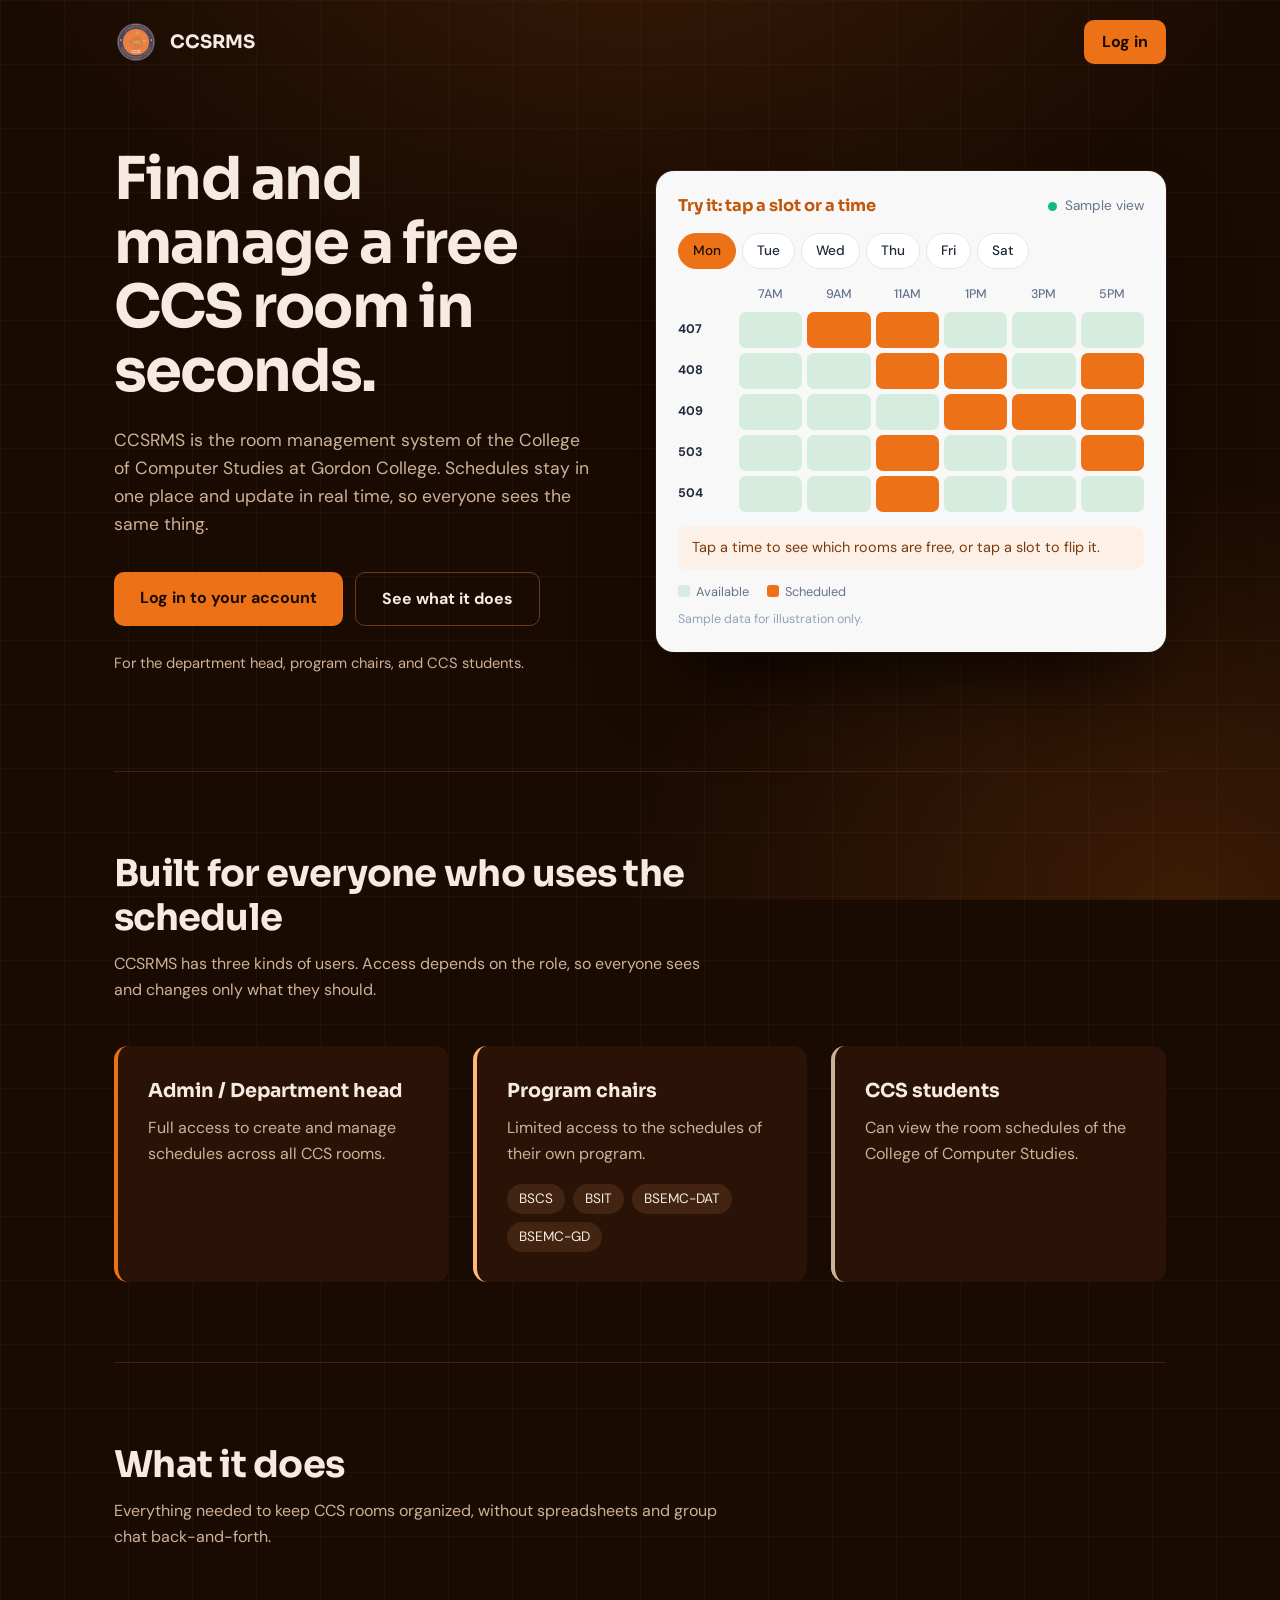
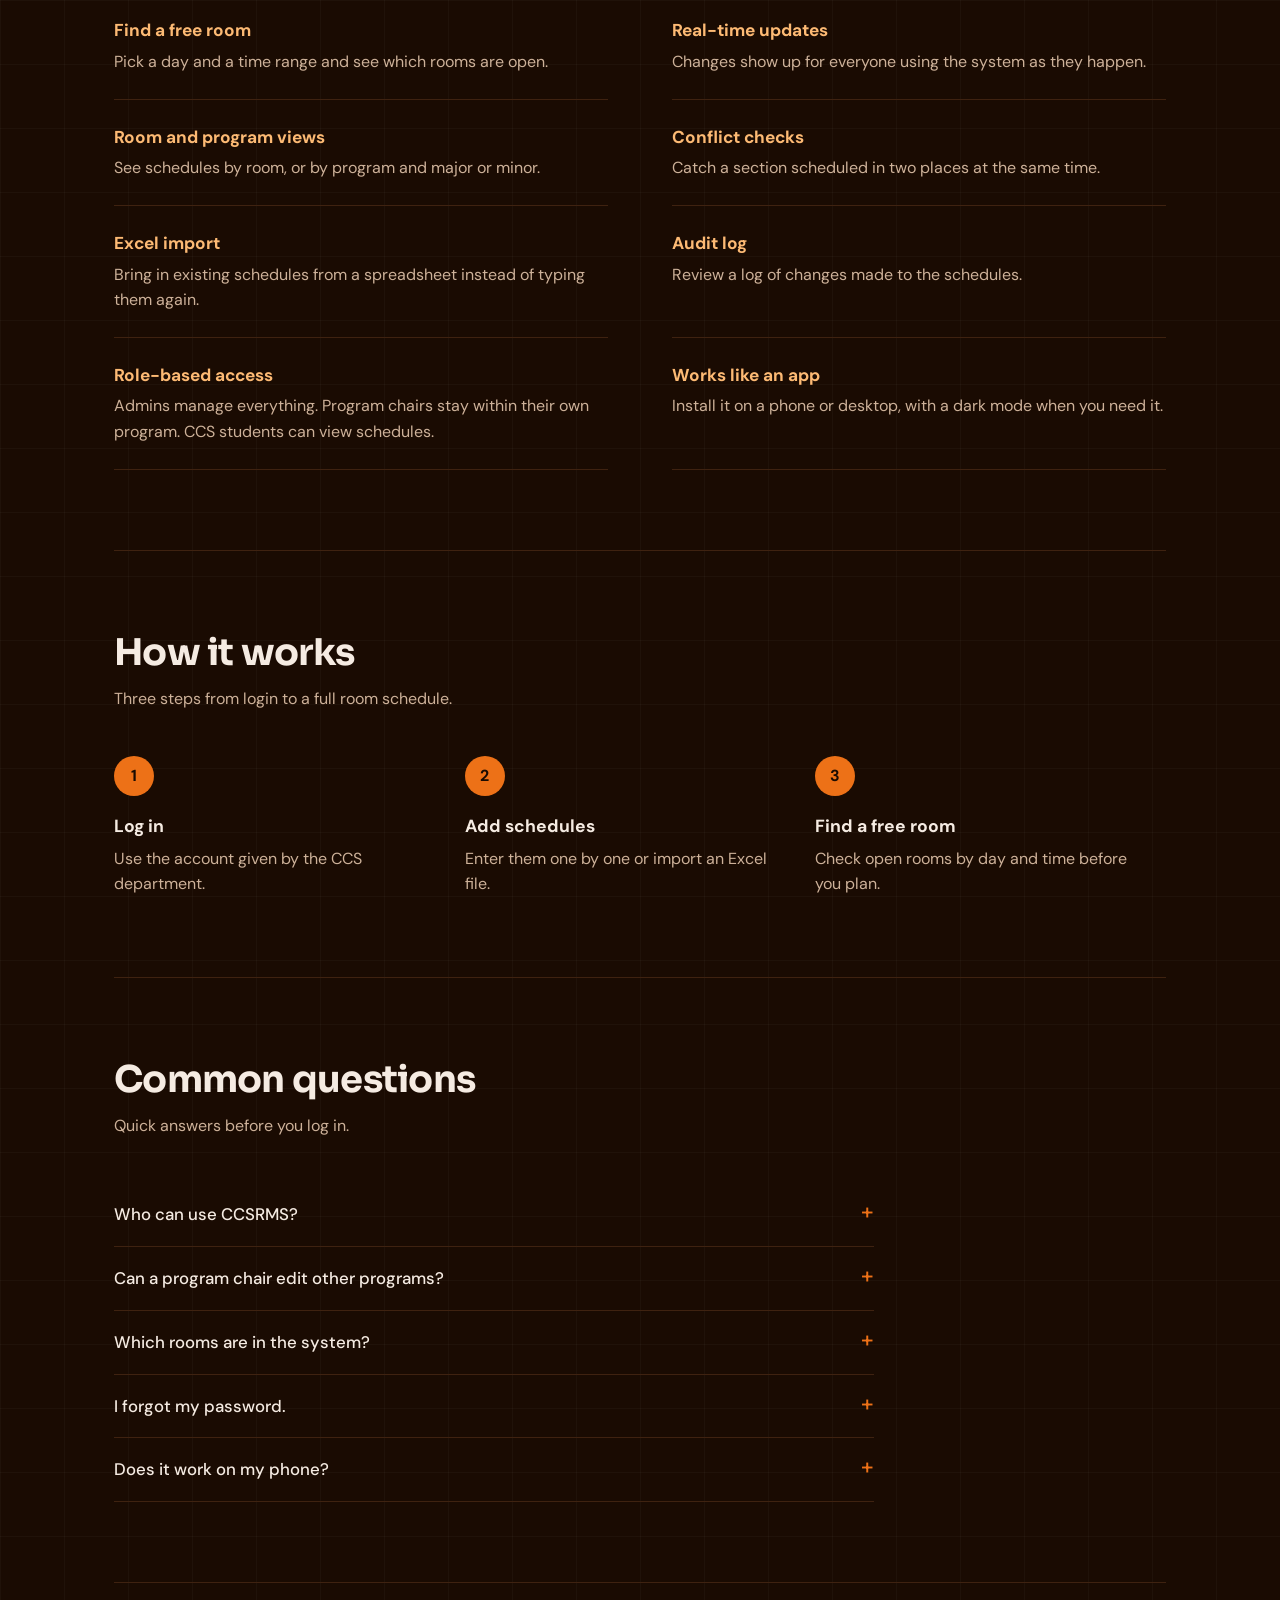
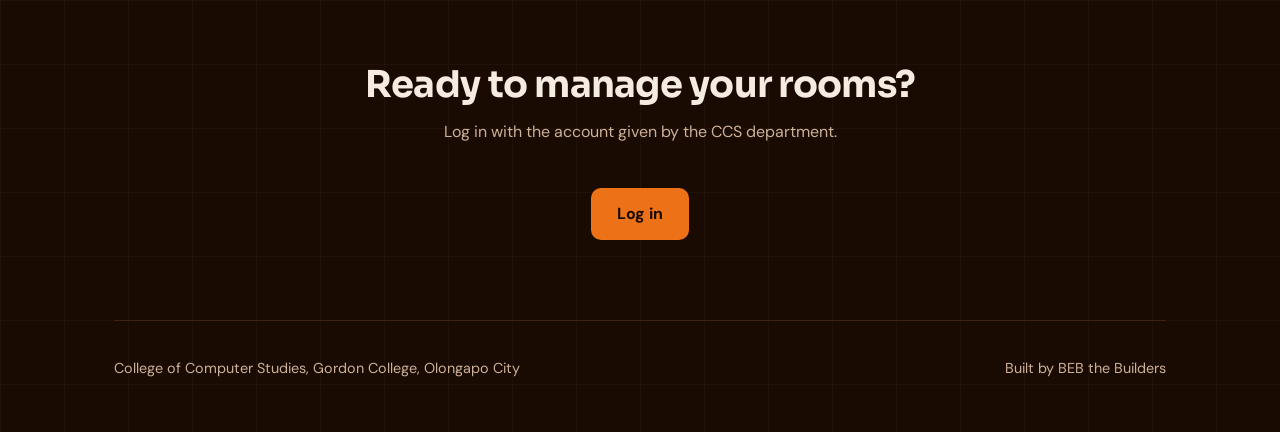
<file: landing.html>
<!DOCTYPE html>
<html lang="en">
<head>
<meta charset="UTF-8">
<meta name="viewport" content="width=device-width, initial-scale=1">
<title>CCSRMS | CCS Room Management System</title>
<meta name="description" content="Real-time room scheduling and availability for the College of Computer Studies at Gordon College.">
<meta name="theme-color" content="#ED7117">
<meta property="og:title" content="CCSRMS | CCS Room Management System">
<meta property="og:description" content="Real-time room scheduling and availability for the College of Computer Studies at Gordon College.">
<meta property="og:image" content="https://ccsrms.vercel.app/logo-512.png">
<link rel="icon" href="logo-192.png">
<link rel="apple-touch-icon" href="logo-192.png">
<link rel="manifest" href="manifest.json">
<link rel="preconnect" href="https://fonts.googleapis.com">
<link rel="preconnect" href="https://fonts.gstatic.com" crossorigin>
<link href="https://fonts.googleapis.com/css2?family=DM+Sans:wght@400;500;700&family=Sora:wght@600;700&display=swap" rel="stylesheet">
<style>
:root{
  --bg:#1a0b02; --panel:#2a1306; --line:#3f2210;
  --orange:#ED7117; --orange-dk:#C2570C; --orange-soft:#FDBA74;
  --paper:#f8f8f8; --ink:#1e293b; --muted:#cdb199;
}
*{box-sizing:border-box;margin:0}
html{scroll-behavior:smooth}
body{font-family:"DM Sans",system-ui,sans-serif;background:var(--bg);color:#f5ebe2;line-height:1.6;
  background-image:
    radial-gradient(900px 520px at 50% -10%,#5a2a0a77,transparent 70%),
    radial-gradient(800px 600px at 92% 100%,#ED711728,transparent 70%),
    linear-gradient(#ffffff07 1px,transparent 1px),linear-gradient(90deg,#ffffff07 1px,transparent 1px);
  background-size:auto,auto,64px 64px,64px 64px;background-attachment:fixed,fixed,scroll,scroll}
a{color:inherit}
:focus-visible{outline:3px solid var(--orange-soft);outline-offset:3px;border-radius:6px}
.wrap{max-width:1100px;margin:0 auto;padding:0 24px}
h1,h2,.brand{font-family:Sora,"DM Sans",sans-serif}

nav{display:flex;align-items:center;justify-content:space-between;padding:20px 0;gap:12px}
.brand{display:flex;align-items:center;gap:12px;text-decoration:none;font-weight:700;font-size:1.15rem}
.brand img{width:44px;height:44px;border-radius:50%}
.nav-r{display:flex;gap:10px;align-items:center}
.btn{display:inline-block;font:inherit;font-weight:700;text-decoration:none;cursor:pointer;border:0;padding:13px 26px;border-radius:10px;
  background:var(--orange);color:#1a0b02;transition:background .15s,transform .15s}
.btn:hover{background:var(--orange-soft)}
.btn:active{transform:translateY(1px)}
.btn.ghost{background:transparent;color:#f5ebe2;border:1px solid #6b3a1b}
.btn.ghost:hover{background:var(--panel)}
.btn.sm{padding:9px 18px}
[hidden]{display:none!important}

.hero{display:grid;grid-template-columns:1fr 1.05fr;gap:56px;align-items:center;padding:64px 0 96px}
h1{font-size:clamp(2.3rem,5.2vw,3.7rem);line-height:1.08;font-weight:700;letter-spacing:-.03em}
.lead{margin:22px 0 34px;color:var(--muted);font-size:1.1rem;max-width:44ch}
.actions{display:flex;gap:12px;flex-wrap:wrap}
.who{margin-top:26px;font-size:.92rem;color:var(--muted)}

.board{background:var(--paper);color:var(--ink);border-radius:18px;padding:22px;box-shadow:0 40px 80px -30px #000d,0 0 0 1px #ffffff12}
.board-head{display:flex;justify-content:space-between;align-items:center;gap:10px;flex-wrap:wrap;margin-bottom:14px}
.board-head b{font-family:Sora,sans-serif;font-size:1.02rem;color:var(--orange-dk)}
.live{display:flex;align-items:center;gap:8px;font-size:.85rem;color:#64748b}
.live i{width:9px;height:9px;border-radius:50%;background:#10b981;animation:pulse 2s infinite}
@keyframes pulse{50%{opacity:.3}}
.days{display:flex;gap:6px;margin-bottom:14px;overflow-x:auto}
.days button{font:inherit;font-size:.85rem;font-weight:500;padding:6px 14px;border-radius:99px;border:1px solid #e2e8f0;background:#fff;color:var(--ink);cursor:pointer}
.days button[aria-pressed=true]{background:var(--orange);color:#1a0b02;border-color:var(--orange)}
.grid{display:grid;grid-template-columns:56px repeat(6,1fr);gap:5px;font-size:.78rem}
.grid .h{font:inherit;font-weight:500;color:#64748b;background:none;border:0;border-radius:6px;padding:2px 0;cursor:pointer}
.grid .h:hover,.grid .h.sel{background:#fde7d3;color:var(--orange-dk)}
.grid .r{display:flex;align-items:center;font-weight:700}
.cell{height:36px;border:0;border-radius:7px;background:#d6ecdf;cursor:pointer;transition:background .15s,transform .1s}
.cell:hover{transform:scale(1.07)}
.cell.b{background:var(--orange)}
.read{margin-top:14px;padding:10px 14px;border-radius:10px;background:#fdf1e7;color:#7c3a0a;font-size:.9rem;min-height:44px}
.key{display:flex;gap:18px;margin-top:12px;font-size:.8rem;color:#64748b;flex-wrap:wrap}
.key span::before{content:"";display:inline-block;width:12px;height:12px;border-radius:3px;margin-right:6px;vertical-align:-1px;background:#d6ecdf}
.key span.b::before{background:var(--orange)}
.note{margin-top:8px;font-size:.78rem;color:#94a3b8}

section{padding:80px 0;border-top:1px solid var(--line)}
h2{font-size:clamp(1.6rem,3.4vw,2.3rem);line-height:1.18;letter-spacing:-.02em;margin-bottom:12px;max-width:22ch}
.sub{color:var(--muted);max-width:56ch;margin-bottom:44px}

.roles{display:grid;grid-template-columns:repeat(3,1fr);gap:24px}
.role{padding:30px;border-radius:14px;background:var(--panel);border-left:4px solid var(--orange)}
.role.chair{border-left-color:var(--orange-soft)}
.role.student{border-left-color:var(--muted)}
.role h3{font-family:Sora,sans-serif;font-size:1.2rem;margin-bottom:8px}
.role p{color:var(--muted)}
.chips{display:flex;flex-wrap:wrap;gap:8px;margin-top:18px;padding:0}
.chips li{list-style:none;font-size:.85rem;padding:4px 12px;border-radius:99px;background:#432412}

.feat{display:grid;grid-template-columns:1fr 1fr;column-gap:64px}
.feat div{padding:24px 0;border-bottom:1px solid var(--line)}
.feat h3{font-size:1.08rem;margin-bottom:4px;color:var(--orange-soft)}
.feat p{color:var(--muted)}

.steps{display:grid;grid-template-columns:repeat(3,1fr);counter-reset:s;padding:0}
.steps li{list-style:none;counter-increment:s;padding-right:28px}
.steps li::before{content:counter(s);display:grid;place-items:center;width:40px;height:40px;border-radius:50%;
  background:var(--orange);color:#1a0b02;font-weight:700;margin-bottom:16px}
.steps h3{font-size:1.1rem;margin-bottom:6px}
.steps p{color:var(--muted)}

details{border-bottom:1px solid var(--line);padding:18px 0;max-width:760px}
summary{cursor:pointer;font-weight:500;font-size:1.05rem;list-style:none;display:flex;justify-content:space-between;gap:16px}
summary::-webkit-details-marker{display:none}
summary::after{content:"+";color:var(--orange);font-size:1.4rem;line-height:1;transition:transform .2s}
details[open] summary::after{transform:rotate(45deg)}
details p{margin-top:10px;color:var(--muted)}

.cta{text-align:center}
.cta h2,.cta .sub{margin-inline:auto}
.cta .actions{justify-content:center}
footer{padding:36px 0 52px;border-top:1px solid var(--line);color:var(--muted);font-size:.9rem;display:flex;justify-content:space-between;gap:16px;flex-wrap:wrap}

@media (max-width:860px){
  .hero{grid-template-columns:1fr;gap:44px;padding:36px 0 64px}
  .roles,.feat{grid-template-columns:1fr}
  .steps{grid-template-columns:1fr;gap:32px}
  .grid{grid-template-columns:42px repeat(6,1fr);gap:4px}
  section{padding:56px 0}
}
@media (prefers-reduced-motion:reduce){.live i{animation:none}html{scroll-behavior:auto}.cell,.btn,summary::after{transition:none}}
</style>
</head>
<body>
<div class="wrap">
  <nav>
    <a class="brand" href="landing.html"><img src="logo.png" alt="CCS logo">CCSRMS</a>
    <div class="nav-r">
      <button class="btn ghost sm" id="installTop" hidden>Install app</button>
      <a class="btn sm" href="index.html">Log in</a>
    </div>
  </nav>

  <header class="hero">
    <div>
      <h1>Find and manage a free CCS room in seconds.</h1>
      <p class="lead">CCSRMS is the room management system of the College of Computer Studies at Gordon College. Schedules stay in one place and update in real time, so everyone sees the same thing.</p>
      <div class="actions">
        <a class="btn" href="index.html">Log in to your account</a>
        <a class="btn ghost" href="#features">See what it does</a>
      </div>
      <p class="who">For the department head, program chairs, and CCS students.</p>
    </div>

    <div class="board" role="group" aria-label="Sample room availability grid">
      <div class="board-head"><b>Try it: tap a slot or a time</b><span class="live"><i></i>Sample view</span></div>
      <div class="days" id="days"></div>
      <div class="grid" id="grid"></div>
      <div class="read" id="read" aria-live="polite">Tap a time to see which rooms are free, or tap a slot to flip it.</div>
      <div class="key"><span>Available</span><span class="b">Scheduled</span></div>
      <p class="note">Sample data for illustration only.</p>
    </div>
  </header>

  <section id="roles">
    <h2>Built for everyone who uses the schedule</h2>
    <p class="sub">CCSRMS has three kinds of users. Access depends on the role, so everyone sees and changes only what they should.</p>
    <div class="roles">
      <div class="role">
        <h3>Admin / Department head</h3>
        <p>Full access to create and manage schedules across all CCS rooms.</p>
      </div>
      <div class="role chair">
        <h3>Program chairs</h3>
        <p>Limited access to the schedules of their own program.</p>
        <ul class="chips"><li>BSCS</li><li>BSIT</li><li>BSEMC-DAT</li><li>BSEMC-GD</li></ul>
      </div>
      <div class="role student">
        <h3>CCS students</h3>
        <p>Can view the room schedules of the College of Computer Studies.</p>
      </div>
    </div>
  </section>

  <section id="features">
    <h2>What it does</h2>
    <p class="sub">Everything needed to keep CCS rooms organized, without spreadsheets and group chat back-and-forth.</p>
    <div class="feat">
      <div><h3>Find a free room</h3><p>Pick a day and a time range and see which rooms are open.</p></div>
      <div><h3>Real-time updates</h3><p>Changes show up for everyone using the system as they happen.</p></div>
      <div><h3>Room and program views</h3><p>See schedules by room, or by program and major or minor.</p></div>
      <div><h3>Conflict checks</h3><p>Catch a section scheduled in two places at the same time.</p></div>
      <div><h3>Excel import</h3><p>Bring in existing schedules from a spreadsheet instead of typing them again.</p></div>
      <div><h3>Audit log</h3><p>Review a log of changes made to the schedules.</p></div>
      <div><h3>Role-based access</h3><p>Admins manage everything. Program chairs stay within their own program. CCS students can view schedules.</p></div>
      <div><h3>Works like an app</h3><p>Install it on a phone or desktop, with a dark mode when you need it.</p></div>
    </div>
  </section>

  <section id="how">
    <h2>How it works</h2>
    <p class="sub">Three steps from login to a full room schedule.</p>
    <ol class="steps">
      <li><h3>Log in</h3><p>Use the account given by the CCS department.</p></li>
      <li><h3>Add schedules</h3><p>Enter them one by one or import an Excel file.</p></li>
      <li><h3>Find a free room</h3><p>Check open rooms by day and time before you plan.</p></li>
    </ol>
  </section>

  <section id="faq">
    <h2>Common questions</h2>
    <p class="sub">Quick answers before you log in.</p>
    <details><summary>Who can use CCSRMS?</summary><p>The admin or department head and the program chairs manage schedules with accounts given by the CCS department. CCS students can view the room schedules.</p></details>
    <details><summary>Can a program chair edit other programs?</summary><p>No. Program chairs only have access to their own program (BSCS, BSIT, BSEMC-DAT, or BSEMC-GD).</p></details>
    <details><summary>Which rooms are in the system?</summary><p>Only the rooms assigned to the College of Computer Studies.</p></details>
    <details><summary>I forgot my password.</summary><p>Use the Forgot password link on the login page.</p></details>
    <details><summary>Does it work on my phone?</summary><p>Yes. Open it in your browser, or install it as an app from the button on this page when it appears.</p></details>
  </section>

  <section class="cta">
    <h2>Ready to manage your rooms?</h2>
    <p class="sub">Log in with the account given by the CCS department.</p>
    <div class="actions">
      <a class="btn" href="index.html">Log in</a>
      <button class="btn ghost" id="installBot" hidden>Install app</button>
    </div>
  </section>

  <footer>
    <span>College of Computer Studies, Gordon College, Olongapo City</span>
    <span>Built by BEB the Builders</span>
  </footer>
</div>

<script>
// Sample data only. Room numbers are real, schedules are made up.
var rooms = ["407","408","409","503","504"];
var times = ["7AM","9AM","11AM","1PM","3PM","5PM"];
var dayNames = ["Mon","Tue","Wed","Thu","Fri","Sat"];
var state = {}, cur = 0, selT = -1;
var rd = document.getElementById("read");

function seed(d){
  var s = (d + 3) * 9301, out = [];
  rooms.forEach(function(_, r){
    var row = [];
    times.forEach(function(_, c){ s = (s * 49297 + 233 + r * 7 + c) % 233280; row.push(s / 233280 > 0.6 ? 1 : 0); });
    out.push(row);
  });
  return out;
}
dayNames.forEach(function(_, d){ state[d] = seed(d); });

function freeAt(c){
  return rooms.filter(function(_, r){ return state[cur][r][c] === 0; });
}
function draw(){
  var h = '<span></span>';
  times.forEach(function(t, c){ h += '<button class="h' + (c === selT ? ' sel' : '') + '" data-t="' + c + '">' + t + '</button>'; });
  rooms.forEach(function(name, r){
    h += '<span class="r">' + name + '</span>';
    times.forEach(function(t, c){
      var busy = state[cur][r][c] === 1;
      h += '<button class="cell' + (busy ? ' b' : '') + '" data-r="' + r + '" data-c="' + c +
           '" aria-label="Room ' + name + ', ' + t + ', ' + (busy ? 'scheduled' : 'available') + '"></button>';
    });
  });
  document.getElementById("grid").innerHTML = h;
  var db = '';
  dayNames.forEach(function(n, d){ db += '<button data-d="' + d + '" aria-pressed="' + (d === cur) + '">' + n + '</button>'; });
  document.getElementById("days").innerHTML = db;
}
function freeMsg(){
  var f = freeAt(selT);
  rd.textContent = dayNames[cur] + " " + times[selT] + ": " + (f.length ? "free rooms are " + f.join(", ") + "." : "no free rooms.");
}
document.getElementById("grid").addEventListener("click", function(e){
  var t = e.target.closest(".h");
  if(t){ selT = +t.dataset.t; draw(); freeMsg(); return; }
  var b = e.target.closest(".cell"); if(!b) return;
  var r = +b.dataset.r, c = +b.dataset.c;
  state[cur][r][c] = state[cur][r][c] ? 0 : 1;
  var busy = state[cur][r][c] === 1;
  draw();
  rd.textContent = "Room " + rooms[r] + ", " + dayNames[cur] + " " + times[c] + ": now " + (busy ? "scheduled." : "available.");
  var nb = document.querySelector('.cell[data-r="' + r + '"][data-c="' + c + '"]'); if(nb) nb.focus();
});
document.getElementById("days").addEventListener("click", function(e){
  var b = e.target.closest("button"); if(!b) return;
  cur = +b.dataset.d; draw();
  if(selT >= 0) freeMsg(); else rd.textContent = "Showing " + dayNames[cur] + ". Tap a time to see free rooms.";
});
draw();

var deferred;
window.addEventListener("beforeinstallprompt", function(e){
  e.preventDefault(); deferred = e;
  document.getElementById("installTop").hidden = false;
  document.getElementById("installBot").hidden = false;
});
["installTop","installBot"].forEach(function(id){
  document.getElementById(id).addEventListener("click", function(){
    if(!deferred) return;
    deferred.prompt();
    deferred.userChoice.then(function(){
      deferred = null;
      document.getElementById("installTop").hidden = true;
      document.getElementById("installBot").hidden = true;
    });
  });
});

// Register the service worker (PWA)
if ('serviceWorker' in navigator) {
  window.addEventListener('load', function(){
    navigator.serviceWorker.register('./sw.js').catch(function(err){ console.warn('SW registration failed:', err); });
  });
}
</script>
</body>
</html>
</file>
